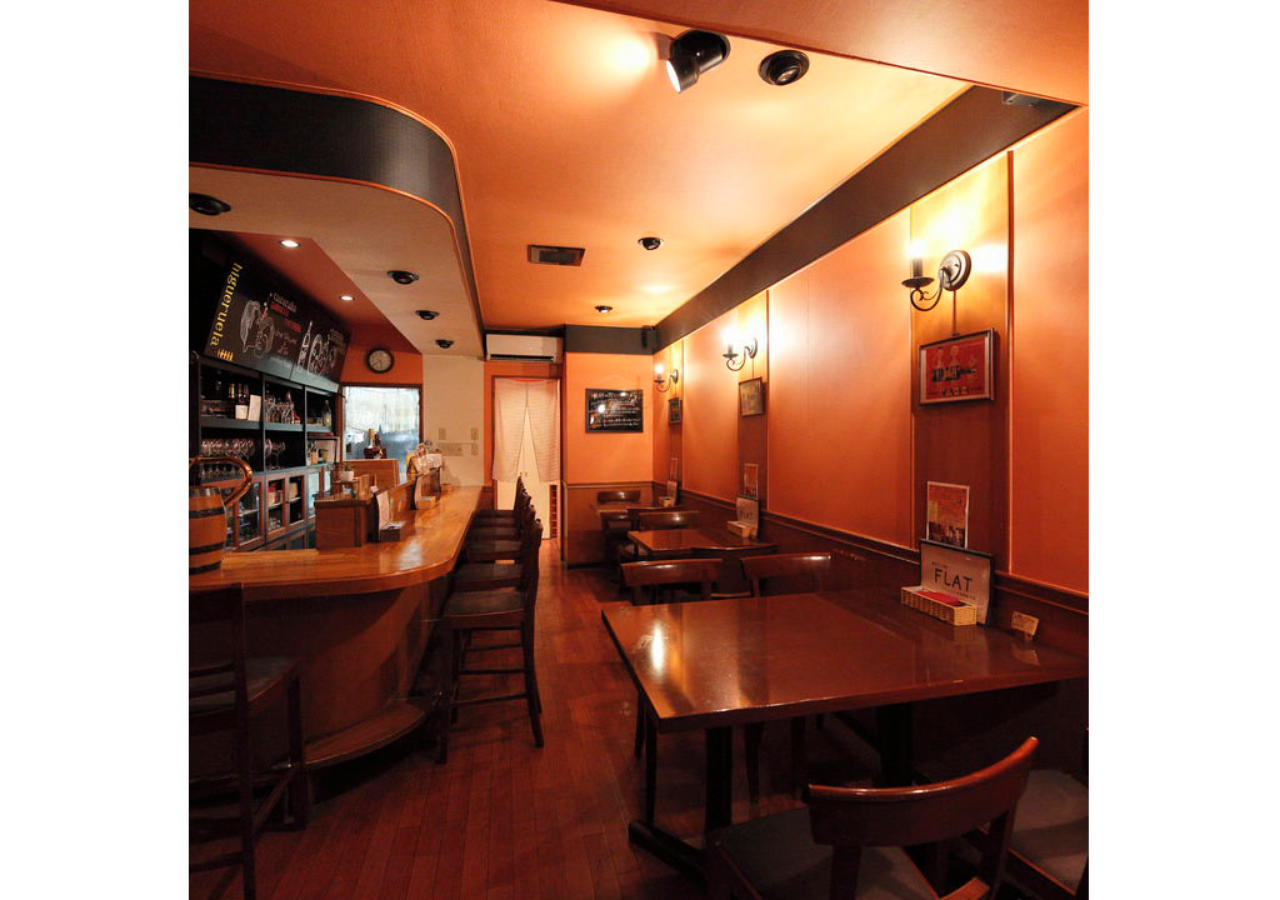
<file: index.html>
<!doctype html>
<html lang="ja">
<head>
  <meta charset="utf-8">
  <meta name="viewport" content="width=device-width,initial-scale=1">
  <title>Ristorante Bella Vita</title>
  <link rel="stylesheet" href="style.css"/>
</head>
<body>
  <div class="container">
    <header class="header">
      <img src="logo.svg" alt="ロゴ" class="logo">
      <div class="title"><img src="title.svg" alt="店名"></div>
    </header>

    <nav class="nav">
      <a href="index.html">Home</a>
      <a href="menu.html">Menu</a>
      <a href="about.html">About</a>
      <a href="contact.html">Contact</a>
    </nav>

    <section class="hero">
      <img src="外観.jpg">
	 <img src="内装2.jpg">
      <div>
        <div class="card">
          <h2 style="color:var(--primary); margin-top:0">ようこそ Bella Vita へ</h2>
          <p>季節の食材を活かした本格イタリア料理を、温かい雰囲気でお届けします。ランチ・ディナーともにご利用ください。</p>
          <p><strong>営業時間</strong> 11:30〜14:30 / 17:30〜22:00</p>
          <p><strong>定休日</strong> 水曜日</p>
          <p><a href="menu.html" style="color:var(--primary); font-weight:700">メニューを見る</a></p>
        </div>
      </div>
    </section>

      <aside class="card">
        <h4>予約・アクセス</h4>
        <p>住所：千葉県○○市△△町1-2-3</p>
        <p>電話：012-345-6789</p>
        <p><a href="contact.html">お問い合わせページへ</a></p>
      </aside>
   

    <footer class="footer">
      © 2025 Ristorante Bella Vita. All rights reserved.
    </footer>
  </div>
</body>
</html>
</file>
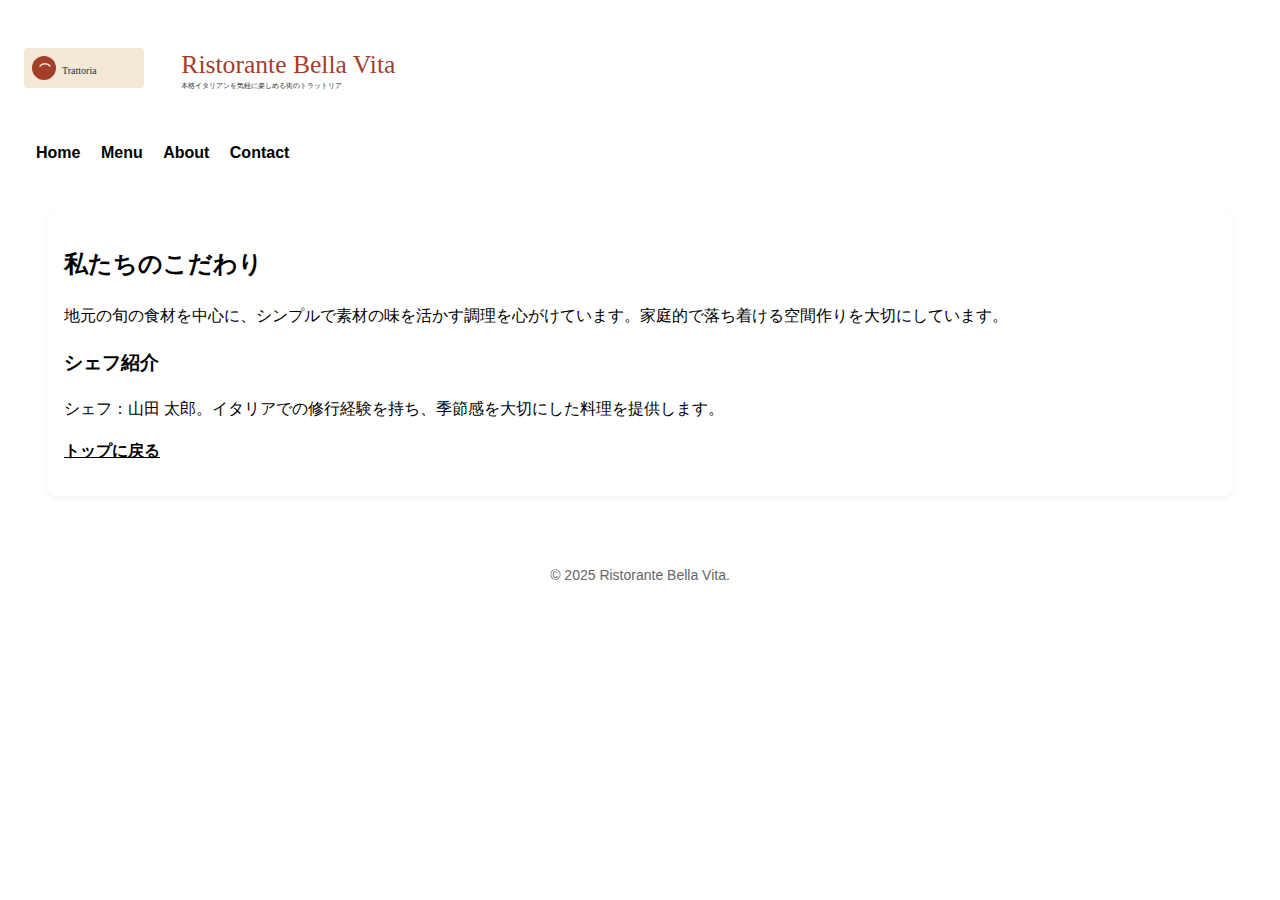
<file: about.html>
<!doctype html>
<html lang="ja">
<head>
  <meta charset="utf-8">
  <meta name="viewport" content="width=device-width,initial-scale=1">
  <title>About - Ristorante Bella Vita</title>
  <link rel="stylesheet" href="style.css"/>
</head>
<body>
  <div class="container">
    <header class="header">
      <a href="index.html"> <img src="logo.svg" alt="ロゴ" class="logo"></a>
       <div class="title"><a href="index.html"><img src="title.svg" alt="店名"></a></div>
    </header>

    <nav class="nav">
      <a href="index.html">Home</a>
      <a href="menu.html">Menu</a>
      <a href="about.html">About</a>
      <a href="contact.html">Contact</a>
    </nav>

    <main class="container">
      <section class="card">
        <h2 style="color:var(--primary)">私たちのこだわり</h2>
        <p>地元の旬の食材を中心に、シンプルで素材の味を活かす調理を心がけています。家庭的で落ち着ける空間作りを大切にしています。</p>

        <h3>シェフ紹介</h3>
        <p>シェフ：山田 太郎。イタリアでの修行経験を持ち、季節感を大切にした料理を提供します。</p>

        <p style="margin-top:16px"><a href="index.html" style="color:var(--primary); font-weight:700">トップに戻る</a></p>
      </section>
    </main>

    <footer class="footer">
      © 2025 Ristorante Bella Vita.
    </footer>
  </div>
</body>
</html>
</file>
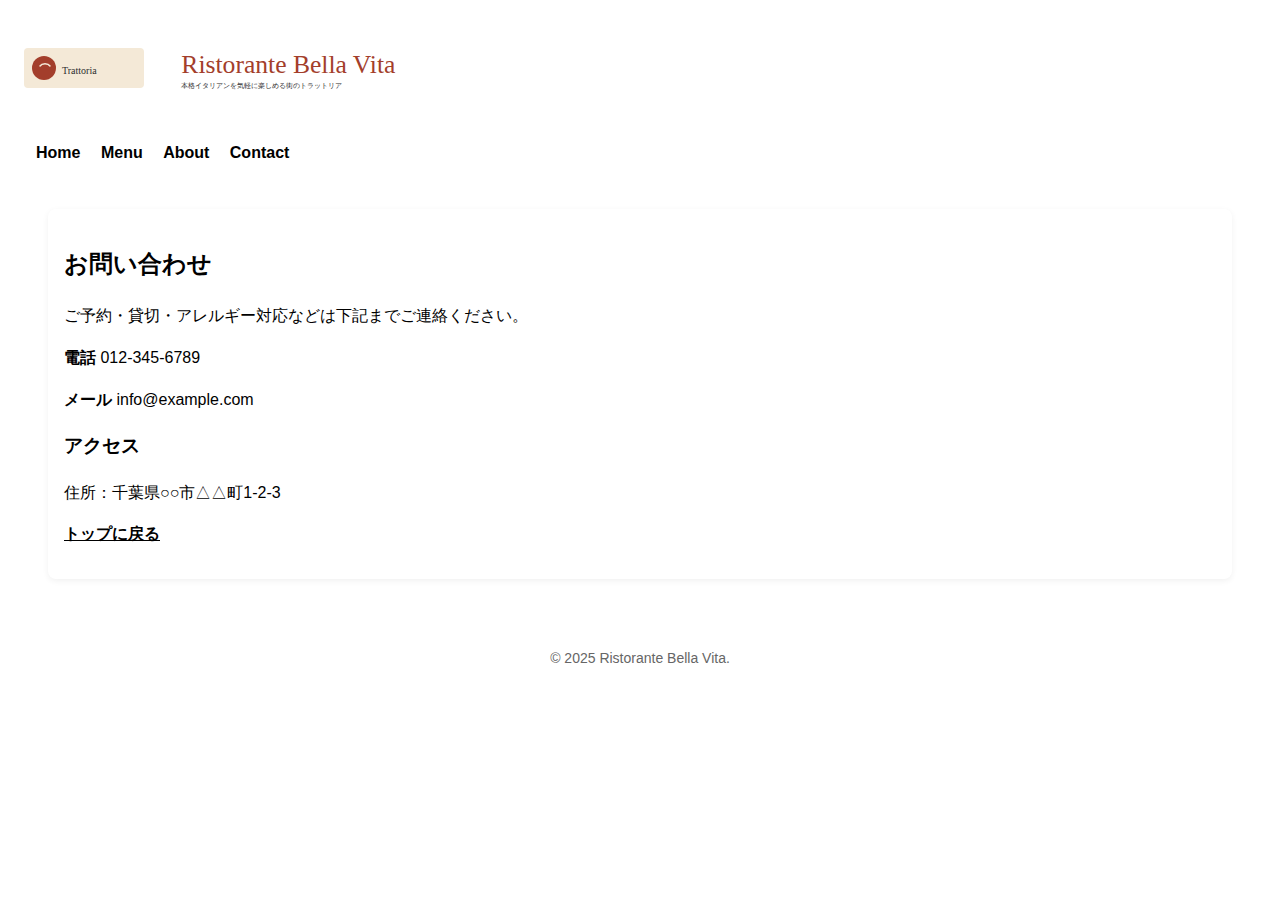
<file: contact.html>
<!doctype html>
<html lang="ja">
<head>
  <meta charset="utf-8">
  <meta name="viewport" content="width=device-width,initial-scale=1">
  <title>Contact - Ristorante Bella Vita</title>
  <link rel="stylesheet" href="style.css"/>
</head>
<body>
  <div class="container">
    <header class="header">
      <a href="index.html"> <img src="logo.svg" alt="ロゴ" class="logo"></a>
       <div class="title"><a href="index.html"><img src="title.svg" alt="店名"></a></div>
    </header>

    <nav class="nav">
      <a href="index.html">Home</a>
      <a href="menu.html">Menu</a>
      <a href="about.html">About</a>
      <a href="contact.html">Contact</a>
    </nav>

    <main class="container">
      <section class="card">
        <h2 style="color:var(--primary)">お問い合わせ</h2>
        <p>ご予約・貸切・アレルギー対応などは下記までご連絡ください。</p>
        <p><strong>電話</strong> 012-345-6789</p>
        <p><strong>メール</strong> info@example.com</p>

        <h3>アクセス</h3>
        <p>住所：千葉県○○市△△町1-2-3</p>
        <p><a href="index.html" style="color:var(--primary); font-weight:700">トップに戻る</a></p>
      </section>
    </main>

    <footer class="footer">
      © 2025 Ristorante Bella Vita.
    </footer>
  </div>
</body>
</html>
</file>
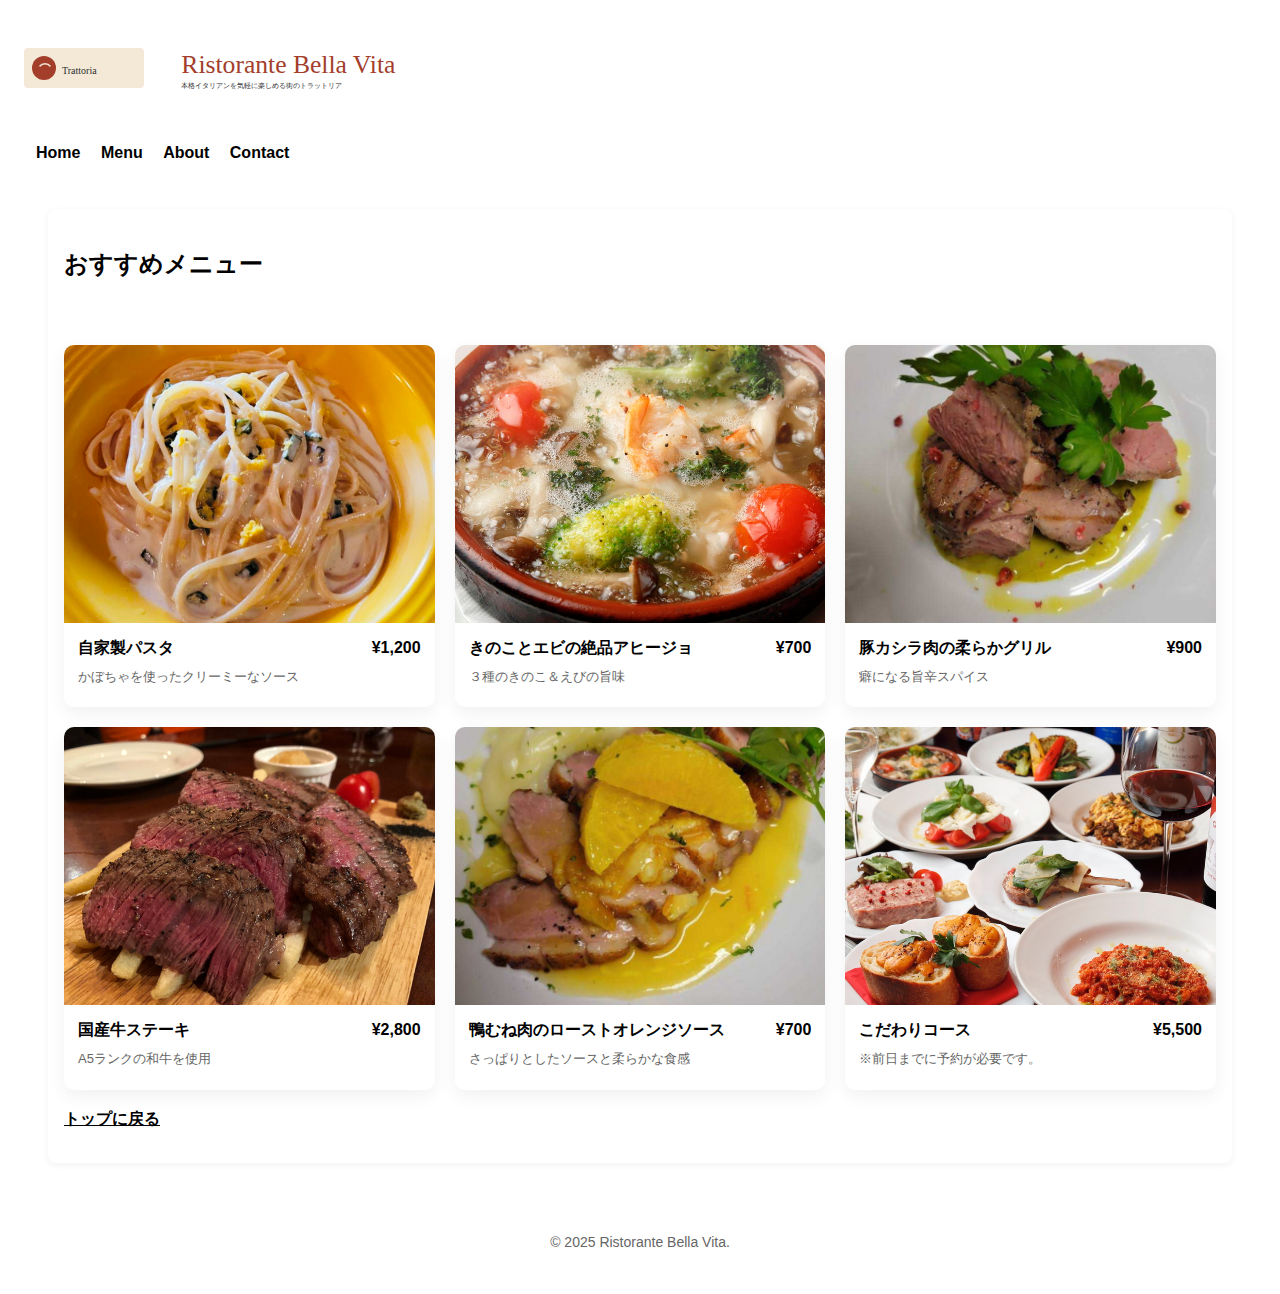
<file: menu.html>
<!doctype html>
<html lang="ja">
<head>
  <meta charset="utf-8">
  <meta name="viewport" content="width=device-width,initial-scale=1">
  <title>Menu - Ristorante Bella Vita</title>
  <link rel="stylesheet" href="style.css"/>
</head>
<body>
  <div class="container">
    <header class="header">
      <a href="index.html"> <img src="logo.svg" alt="ロゴ" class="logo"></a>


      <div class="title"><a href="index.html"><img src="title.svg" alt="店名"></a></div>
    </header>

    <nav class="nav">
      <a href="index.html">Home</a>
      <a href="menu.html">Menu</a>
      <a href="about.html">About</a>
      <a href="contact.html">Contact</a>
    </nav>

    <main class="container">
      <section class="card">
        <h2 style="color:var(--primary)">おすすめメニュー</h2>
　　　　　
		 
	 <div class="menu-grid">
		 
      <article class="menu-card">
        <a class="photo" href="こだわり1絶品パスタ.jpg" data-large="こだわり1絶品パスタ.jpg">
          <img src="こだわり1絶品パスタ.jpg" loading="lazy">
        </a>
        <div class="content">
          <div class="meta">
            <strong>自家製パスタ</strong>
            <div class="desc">かぼちゃを使ったクリーミーなソース</div>
          </div>
          <div class="price">¥1,200</div>
        </div>
      </article>

   
      <article class="menu-card">
        <a class="photo" href="絶品アヒージョ人気メニュ0.jpg" data-large="絶品アヒージョ人気メニュ0.jpg">
          <img src="絶品アヒージョ人気メニュ0.jpg" loading="lazy">
        </a>
        <div class="content">
          <div class="meta">
            <strong>きのことエビの絶品アヒージョ</strong>
            <div class="desc">３種のきのこ＆えびの旨味</div>
          </div>
          <div class="price">¥700</div>
        </div>
      </article>

      <article class="menu-card">
        <a class="photo" href="豚カシラ肉の柔らかグリル.jpg" data-large="豚カシラ肉の柔らかグリル.jpg">
          <img src="豚カシラ肉の柔らかグリル.jpg" loading="lazy">
        </a>
        <div class="content">
          <div class="meta">
            <strong>豚カシラ肉の柔らかグリル</strong>
            <div class="desc">癖になる旨辛スパイス</div>
          </div>
          <div class="price">¥900</div>
        </div>
      </article>

	
      <article class="menu-card">
        <a class="photo" href="国産業ステーキ2.jpg" data-large="国産業ステーキ2.jpg">
          <img src="国産業ステーキ2.jpg" loading="lazy">
        </a>
        <div class="content">
          <div class="meta">
            <strong>国産牛ステーキ</strong>
            <div class="desc">A5ランクの和牛を使用</div>
          </div>
          <div class="price">¥2,800</div>
        </div>
      </article>
		 
	
		 <article class="menu-card">
        <a class="photo" href="鴨むね肉のローストオレンジソース.jpg" data-large="鴨むね肉のローストオレンジソース.jpg">
          <img src="鴨むね肉のローストオレンジソース.jpg" loading="lazy">
        </a>
        <div class="content">
          <div class="meta">
            <strong>鴨むね肉のローストオレンジソース</strong>
            <div class="desc">さっぱりとしたソースと柔らかな食感</div>
          </div>
          <div class="price">¥700</div>
        </div>
      </article>
			  
		 
		<article class="menu-card">
        <a class="photo" href="こだわり3コース料理.jpg" data-large="こだわり3コース料理.jpg">
          <img src="こだわり3コース料理.jpg" loading="lazy">
        </a>
        <div class="content">
          <div class="meta">
            <strong>こだわりコース</strong>
            <div class="desc">※前日までに予約が必要です。</div>
          </div>
          <div class="price">¥5,500</div>
        </div>
      </article>
		 
        </div>

        <p style="margin-top:16px"><a href="index.html" style="color:var(--primary); font-weight:700">トップに戻る</a></p>
      </section>
    </main>

    <footer class="footer">
      © 2025 Ristorante Bella Vita.
    </footer>
  </div>
</body>
</html>
</file>
<file: style.css>
root{
 primary:#A33E2B;
accent:#F4E9D7;
text:#2E2E2E;
bg:#FFFFFF;
max-width:1100px;
radius:8px;
}

*{box-sizing:border-box}
body{
  margin:0;
  font-family: "Noto Sans JP", "Roboto", sans-serif;
  color:var(--text);
  background:var(--bg);
  line-height:1.6;
}

.container{
  max-width:var(--max-width);
  margin:0 auto;
  padding:24px;
}

/* Header */
.header{
  display:flex;
  align-items:center;
  gap:16px;
  padding:12px 0;
}
.header img.logo{ width:120px; height:auto; }
.header .title img{ height:64px; }

/* Navigation */
.nav{
  background:var(--accent);
  border-radius:var(--radius);
  padding:8px 12px;
  margin:12px 0;
}
.nav a{
  color:var(--text);
  text-decoration:none;
  margin-right:16px;
  font-weight:600;
}
.nav a:hover{ color:var(--primary) }

/* Hero */
.hero{
  display:flex;
  gap:24px;
  align-items:center;
  margin:18px 0;
}
.hero img{
display: flex;
  position: absolute;
  inset: 0;
  width: 100%;
  height: 100%;
  object-fit: cover;}

/* Main layout */
.main{
  display:grid;
  grid-template-columns: 2fr 1fr;
  gap:24px;
  margin-top:18px;
}

/* Card */
.card{
  background:#fff;
  border-radius:8px;
  box-shadow:0 2px 6px rgba(0,0,0,0.06);
  padding:16px;
}


/* Footer */
.footer{
  margin-top:28px;
  padding:16px 0;
  text-align:center;
  color:#666;
  font-size:14px;
}


/* メニュー全体グリッド */
.menu-grid {
  display: grid;
  grid-template-columns: repeat(3, 1fr);
  gap: 20px;
  margin-top: 16px;
}

/* カード */
.menu-card {
  background: #fff;
  border-radius: 10px;
  overflow: hidden;
  box-shadow: 0 6px 18px rgba(0,0,0,0.06);
  transition: transform .18s ease, box-shadow .18s ease;
  display: flex;
  flex-direction: column;
}
.menu-card:hover { transform: translateY(-6px); box-shadow: 0 12px 28px rgba(0,0,0,0.10); }

/* 画像領域 */
.menu-card .photo {
  display: flex;
  width: 100%;
  height: 0;
  padding-top: 75%; 
  position: relative;
  background: #f6f6f6;
}
.menu-card .photo img {
	
  display: flex;
  position: absolute;
  inset: 0;
  width: 100%;
  height: 100%;
  object-fit: cover;
}

/* コンテンツ */
.menu-card .content {
  padding: 12px 14px;
  display: flex;
  justify-content: space-between;
  align-items: flex-start;
  gap: 12px;
}
.menu-card .meta {
  flex: 1;
}
.menu-card .meta strong { display:block; font-size:16px; color:var(--text); margin-bottom:6px; }
.menu-card .meta .desc { color:#666; font-size:13px; margin-bottom:8px; }
.menu-card .price { font-weight:700; color:var(--primary); }
</file>
